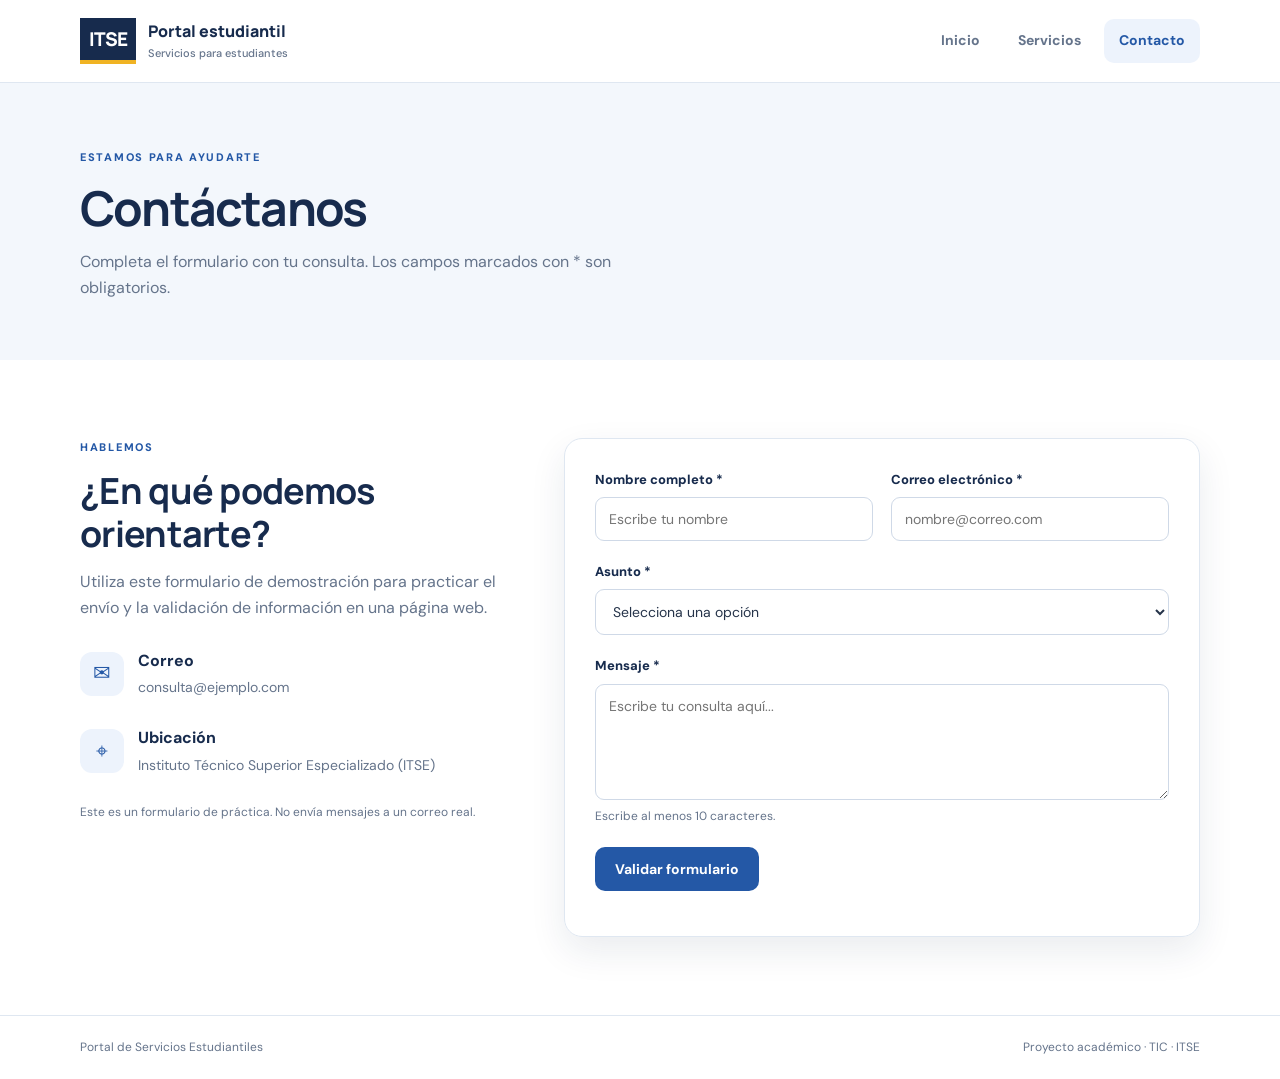
<file: contacto.html>
<!DOCTYPE html>
<html lang="es">
<head>
  <meta charset="UTF-8">
  <meta name="viewport" content="width=device-width, initial-scale=1.0">
  <title>Contacto | Portal Estudiantil ITSE</title>
  <link rel="stylesheet" href="css/estilos.css">
</head>
<body>
  <header class="site-header">
    <div class="container header-inner">
      <a class="brand" href="index.html"><span class="brand-mark">ITSE</span><span>Portal estudiantil<small>Servicios para estudiantes</small></span></a>
      <nav aria-label="Navegación principal"><a href="index.html">Inicio</a><a href="servicios.html">Servicios</a><a class="active" href="contacto.html">Contacto</a></nav>
    </div>
  </header>

  <main>
    <section class="page-banner"><div class="container"><p class="eyebrow">ESTAMOS PARA AYUDARTE</p><h1>Contáctanos</h1><p>Completa el formulario con tu consulta. Los campos marcados con * son obligatorios.</p></div></section>
    <section class="section container contact-layout">
      <div class="contact-info">
        <p class="eyebrow">HABLEMOS</p><h2>¿En qué podemos orientarte?</h2>
        <p>Utiliza este formulario de demostración para practicar el envío y la validación de información en una página web.</p>
        <div class="info-item"><span class="info-symbol">✉</span><div><strong>Correo</strong><p>consulta@ejemplo.com</p></div></div>
        <div class="info-item"><span class="info-symbol">⌖</span><div><strong>Ubicación</strong><p>Instituto Técnico Superior Especializado (ITSE)</p></div></div>
        <p class="small-note">Este es un formulario de práctica. No envía mensajes a un correo real.</p>
      </div>
      <form class="contact-form" action="#" method="get" onsubmit="event.preventDefault(); document.getElementById('form-message').textContent='¡Gracias! La validación del formulario se realizó correctamente. Este ejemplo no envía el mensaje a un servidor.';">
        <div class="form-row">
          <div class="form-field"><label for="nombre">Nombre completo *</label><input id="nombre" name="nombre" type="text" placeholder="Escribe tu nombre" required minlength="2"></div>
          <div class="form-field"><label for="correo">Correo electrónico *</label><input id="correo" name="correo" type="email" placeholder="nombre@correo.com" required></div>
        </div>
        <div class="form-field"><label for="asunto">Asunto *</label><select id="asunto" name="asunto" required><option value="">Selecciona una opción</option><option>Biblioteca y recursos</option><option>Orientación académica</option><option>Eventos y talleres</option><option>Otra consulta</option></select></div>
        <div class="form-field"><label for="mensaje">Mensaje *</label><textarea id="mensaje" name="mensaje" rows="5" placeholder="Escribe tu consulta aquí..." required minlength="10"></textarea><small>Escribe al menos 10 caracteres.</small></div>
        <button class="button" type="submit">Validar formulario</button>
        <p id="form-message" class="form-message" role="status" aria-live="polite"></p>
      </form>
    </section>
  </main>
  <footer class="site-footer"><div class="container footer-inner"><span>Portal de Servicios Estudiantiles</span><span>Proyecto académico · TIC · ITSE</span></div></footer>
</body>
</html>
</file>
<file: css/estilos.css>
@import url('https://fonts.googleapis.com/css2?family=DM+Sans:wght@400;500;600;700&family=Manrope:wght@400;500;600;700;800&display=swap');

:root {
  --navy: #172b4d;
  --blue: #2458a6;
  --blue-dark: #17427f;
  --gold: #f0b323;
  --ink: #26344a;
  --muted: #65748b;
  --pale: #f3f7fc;
  --white: #ffffff;
  --line: #dfe7f1;
  --radius: 18px;
  --shadow: 0 14px 36px rgba(23, 43, 77, .09);
}
* { box-sizing: border-box; }
html { scroll-behavior: smooth; }
body { margin: 0; font-family: 'DM Sans', Arial, sans-serif; color: var(--ink); line-height: 1.65; background: var(--white); }
img { max-width: 100%; display: block; }
a { color: inherit; }
.container { width: min(1120px, calc(100% - 40px)); margin: 0 auto; }
.site-header { position: sticky; top: 0; z-index: 10; background: rgba(255,255,255,.96); border-bottom: 1px solid var(--line); backdrop-filter: blur(12px); }
.header-inner { min-height: 82px; display: flex; align-items: center; justify-content: space-between; gap: 24px; }
.brand { display: flex; align-items: center; gap: 12px; color: var(--navy); text-decoration: none; font-family: Manrope, sans-serif; font-weight: 800; line-height: 1.2; }
.brand-mark { display: grid; place-items: center; background: var(--navy); color: white; font-size: 19px; padding: 10px 9px; border-bottom: 4px solid var(--gold); letter-spacing: -1px; }
.brand small { display: block; color: var(--muted); font: 500 11px 'DM Sans', sans-serif; margin-top: 4px; }
nav { display: flex; align-items: center; gap: 8px; }
nav a { text-decoration: none; font-size: 14px; font-weight: 700; padding: 10px 15px; border-radius: 10px; color: var(--muted); }
nav a:hover, nav a.active { color: var(--blue); background: #edf3fc; }
.hero { overflow: hidden; background: linear-gradient(120deg, #f4f8ff, #fff 65%); padding: 74px 0 82px; }
.hero-grid { display: grid; grid-template-columns: 1.03fr .97fr; align-items: center; gap: 54px; }
.eyebrow { color: var(--blue); font-size: 11px; letter-spacing: 1.7px; font-weight: 800; margin: 0 0 13px; }
h1, h2, h3 { font-family: Manrope, sans-serif; color: var(--navy); line-height: 1.2; margin-top: 0; }
h1 { font-size: clamp(36px, 5vw, 56px); letter-spacing: -1.8px; margin-bottom: 20px; }
h2 { font-size: clamp(27px, 3vw, 36px); letter-spacing: -.7px; margin-bottom: 14px; }
h3 { font-size: 20px; margin-bottom: 10px; }
p { margin-top: 0; }
.lead { font-size: 17px; line-height: 1.8; color: var(--muted); max-width: 530px; }
.hero-actions { display: flex; flex-wrap: wrap; gap: 12px; margin-top: 28px; }
.button { display: inline-flex; justify-content: center; align-items: center; border: 0; border-radius: 10px; padding: 13px 20px; background: var(--blue); color: white; font: 700 14px 'DM Sans', sans-serif; text-decoration: none; cursor: pointer; transition: transform .2s, background .2s; }
.button:hover { background: var(--blue-dark); transform: translateY(-2px); }
.button-outline { background: transparent; color: var(--blue); border: 1px solid #c9d7ec; }
.button-outline:hover { color: white; }
.hero-card { position: relative; padding: 0 0 24px 24px; }
.hero-card:before { content: ''; position: absolute; left: 0; bottom: 0; width: 75%; height: 75%; background: var(--gold); border-radius: 22px; }
.hero-card > img { position: relative; z-index: 1; width: 100%; height: 390px; object-fit: cover; border-radius: 22px; box-shadow: var(--shadow); }
.hero-note { position: absolute; z-index: 2; bottom: 0; left: 0; display: flex; align-items: center; gap: 12px; padding: 15px 20px; background: white; border-radius: 14px; box-shadow: var(--shadow); }
.note-icon { display: grid; place-items: center; width: 36px; height: 36px; border-radius: 50%; color: #16794b; background: #e4f7ed; font-weight: 800; }
.hero-note strong, .hero-note small { display: block; }
.hero-note small { color: var(--muted); font-size: 12px; }
.section { padding-top: 78px; padding-bottom: 78px; }
.section-heading { max-width: 650px; text-align: center; margin: 0 auto 36px; }
.section-heading p:last-child { color: var(--muted); }
.card-grid { display: grid; grid-template-columns: repeat(3, 1fr); gap: 22px; }
.service-card { border: 1px solid var(--line); border-radius: var(--radius); padding: 28px; background: white; transition: transform .2s, box-shadow .2s; }
.service-card:hover { transform: translateY(-4px); box-shadow: var(--shadow); }
.card-icon { width: 48px; height: 48px; display: grid; place-items: center; border-radius: 14px; color: var(--blue); background: #edf3fc; font-size: 24px; margin-bottom: 22px; }
.service-card p { color: var(--muted); font-size: 14px; }
.text-link { color: var(--blue); text-decoration: none; font-weight: 800; font-size: 14px; }
.callout { background: var(--navy); color: white; padding: 48px 0; }
.callout h2 { color: white; margin-bottom: 8px; }
.callout p:not(.eyebrow) { color: #d2dced; margin-bottom: 0; }
.callout .eyebrow { color: var(--gold); }
.callout-inner { display: flex; justify-content: space-between; align-items: center; gap: 24px; }
.button-light { background: white; color: var(--navy); flex-shrink: 0; }
.button-light:hover { background: var(--gold); color: var(--navy); }
.site-footer { border-top: 1px solid var(--line); padding: 22px 0; font-size: 12px; color: var(--muted); }
.footer-inner { display: flex; justify-content: space-between; gap: 16px; }
.page-banner { padding: 65px 0 58px; background: var(--pale); }
.page-banner h1 { font-size: clamp(36px, 5vw, 48px); margin-bottom: 12px; }
.page-banner p:last-child { color: var(--muted); max-width: 620px; margin-bottom: 0; }
.service-detail { display: grid; grid-template-columns: .9fr 1.1fr; gap: 50px; align-items: center; margin-bottom: 70px; scroll-margin-top: 110px; }
.service-detail.reverse { grid-template-columns: 1.1fr .9fr; }
.service-detail.reverse img { order: 2; }
.service-detail img { width: 100%; height: 300px; object-fit: cover; border-radius: var(--radius); box-shadow: var(--shadow); }
.service-detail p, .service-detail li { color: var(--muted); }
.service-detail ul { padding-left: 22px; }
.service-detail li { margin-bottom: 6px; }
.table-wrap { padding: 30px; border: 1px solid var(--line); border-radius: var(--radius); overflow-x: auto; }
.table-wrap h2 { font-size: 25px; }
table { width: 100%; border-collapse: collapse; min-width: 520px; text-align: left; }
th { background: #edf3fc; color: var(--navy); font-size: 13px; }
td, th { padding: 14px 16px; border-bottom: 1px solid var(--line); }
td { font-size: 14px; }
tbody tr:last-child td { border-bottom: 0; }
.small-note { font-size: 12px; color: var(--muted); margin-top: 18px; }
.contact-layout { display: grid; grid-template-columns: .8fr 1.2fr; gap: 60px; align-items: start; }
.contact-info > p:not(.eyebrow) { color: var(--muted); }
.info-item { display: flex; gap: 14px; align-items: center; margin: 26px 0; }
.info-symbol { display: grid; place-items: center; width: 44px; height: 44px; flex-shrink: 0; border-radius: 12px; background: #edf3fc; color: var(--blue); font-size: 21px; }
.info-item strong { color: var(--navy); }
.info-item p { color: var(--muted); font-size: 14px; margin: 2px 0 0; }
.contact-form { padding: 30px; border: 1px solid var(--line); border-radius: var(--radius); box-shadow: var(--shadow); }
.form-row { display: grid; grid-template-columns: 1fr 1fr; gap: 18px; }
.form-field { display: flex; flex-direction: column; gap: 7px; margin-bottom: 20px; }
.form-field label { font-size: 13px; font-weight: 800; color: var(--navy); }
input, select, textarea { width: 100%; border: 1px solid #cfd9e7; border-radius: 9px; background: white; padding: 12px 13px; font: 14px 'DM Sans', sans-serif; color: var(--ink); }
textarea { resize: vertical; }
input:focus, select:focus, textarea:focus { outline: 3px solid #dce9fc; border-color: var(--blue); }
.form-field small { font-size: 12px; color: var(--muted); }
.form-message { margin: 15px 0 0; color: #16794b; font-weight: 700; font-size: 14px; }
@media (max-width: 760px) {
  .container { width: min(100% - 30px, 560px); }
  .header-inner { align-items: flex-start; flex-direction: column; padding: 15px 0; gap: 12px; }
  nav { width: 100%; gap: 3px; }
  nav a { padding: 9px 11px; font-size: 13px; }
  .hero { padding: 48px 0 58px; }
  .hero-grid, .card-grid, .service-detail, .service-detail.reverse, .contact-layout { grid-template-columns: 1fr; }
  .hero-grid { gap: 38px; }
  .hero-card > img { height: 290px; }
  .hero-note { left: 0; bottom: -8px; }
  .section { padding-top: 55px; padding-bottom: 55px; }
  .card-grid { gap: 14px; }
  .callout-inner, .footer-inner { align-items: flex-start; flex-direction: column; }
  .service-detail { gap: 24px; margin-bottom: 50px; }
  .service-detail.reverse img { order: 0; }
  .service-detail img { height: 240px; }
  .table-wrap { padding: 18px; }
  .contact-layout { gap: 32px; }
  .contact-form { padding: 20px; }
  .form-row { grid-template-columns: 1fr; gap: 0; }
}

/* Adaptación para dispositivos móviles */
@media screen and (max-width: 768px) {
  .container {
    width: 95%;
  }

  .header-inner {
    flex-direction: column;
    align-items: flex-start;
  }

  nav {
    display: flex;
    flex-wrap: wrap;
    width: 100%;
  }

  .hero-grid,
  .card-grid,
  .service-detail,
  .service-detail.reverse,
  .contact-layout {
    grid-template-columns: 1fr;
  }

  .form-row {
    grid-template-columns: 1fr;
  }

  .hero-card img,
  .service-detail img {
    width: 100%;
    height: auto;
  }

  table {
    font-size: 12px;
  }

  .callout-inner,
  .footer-inner {
    flex-direction: column;
    align-items: flex-start;
  }

  h1 {
    font-size: 32px;
  }

  h2 {
    font-size: 25px;
  }
}
</file>
